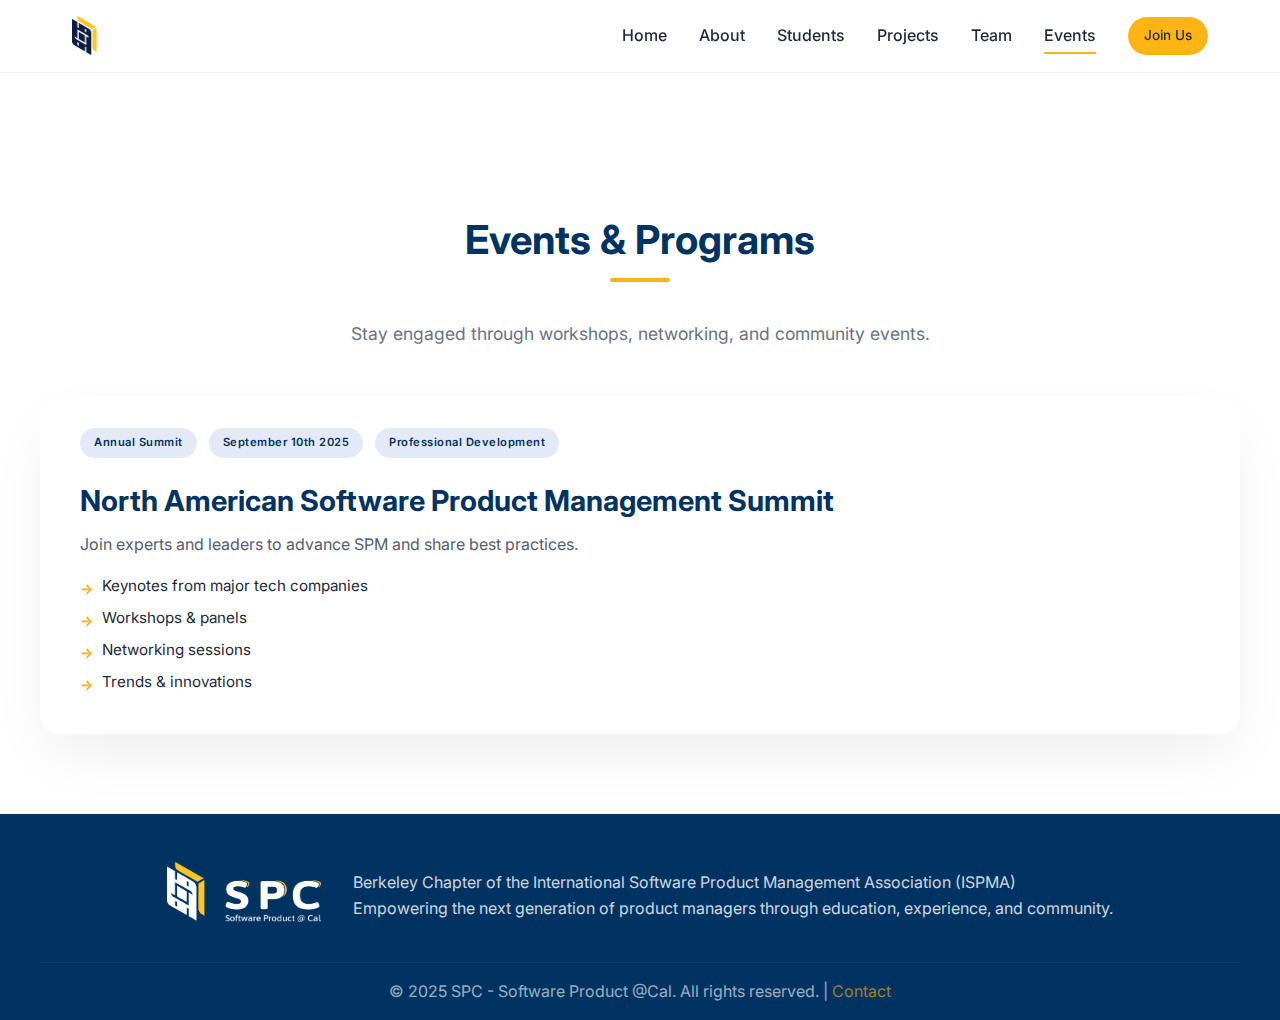
<file: events.html>
<!DOCTYPE html>
<html lang="en">
<head>
  <meta charset="UTF-8"/><meta name="viewport" content="width=device-width, initial-scale=1.0"/>
  <title>Events & Programs | SPC - Software Product @Cal</title>
  <link href="https://fonts.googleapis.com/css2?family=Inter:wght@300;400;600;700&display=swap" rel="stylesheet">
  <style>
    * {
      margin: 0;
      padding: 0;
      box-sizing: border-box;
    }

    :root {
      --cal-blue: #003262;
      --cal-gold: #FDB515;
      --light-blue: #4285f4;
      --text-dark: #1f2937;
      --text-light: #6b7280;
      --bg-light: #f8fafc;
      --white: #ffffff;
      --shadow: 0 25px 60px -10px rgba(0,0,0,0.08);
    }

    body {
      font-family: 'Inter', -apple-system, BlinkMacSystemFont, 'Segoe UI', Roboto, sans-serif;
      line-height: 1.6;
      color: var(--text-dark);
      overflow-x: hidden;
      background: white;
    }

    /* Header */
    header {
      position: fixed;
      top: 0;
      width: 100%;
      background: rgba(255, 255, 255, 0.95);
      backdrop-filter: blur(10px);
      z-index: 1000;
      transition: all 0.3s ease;
      border-bottom: 1px solid rgba(59, 130, 246, 0.1);
    }

    nav {
      max-width: 1200px;
      margin: 0 auto;
      padding: 1rem 2rem;
      display: flex;
      justify-content: space-between;
      align-items: center;
    }

    .logo {
      font-size: 1.5rem;
      font-weight: 700;
      color: var(--cal-blue);
      text-decoration: none;
      cursor: pointer;
      display: flex;
      align-items: center;
    }

    .logo img {
      height: 40px;
      width: auto;
    }

    .nav-links {
      display: flex;
      list-style: none;
      gap: 2rem;
      align-items: center;
    }

    .nav-links li {
      display: flex;
      align-items: center;
    }

    .nav-links a {
      text-decoration: none;
      color: var(--text-dark);
      font-weight: 500;
      transition: color 0.3s ease;
      position: relative;
      cursor: pointer;
    }

    .nav-links a:hover {
      color: var(--light-blue);
    }

    .nav-links a::after {
      content: '';
      position: absolute;
      bottom: -5px;
      left: 0;
      width: 0;
      height: 2px;
      background: var(--cal-gold);
      transition: width 0.3s ease;
    }

    .nav-links a:hover::after, .nav-links a.active::after {
      width: 100%;
    }

    /* CTA (used in main content and header) */
    .cta-button {
      display: inline-block;
      background: var(--cal-gold);
      color: var(--cal-blue);
      padding: 1rem 2rem;
      text-decoration: none;
      border-radius: 50px;
      font-weight: 600;
      transition: all 0.4s cubic-bezier(0.25, 0.8, 0.25, 1);
      cursor: pointer;
      border: none;
      font-size: 1rem;
      position: relative;
      overflow: hidden;
    }

    .cta-button::before {
      content: '';
      position: absolute;
      inset: 0;
      left: -100%;
      background: linear-gradient(90deg, transparent, rgba(255,255,255,.2), transparent);
      transition: left .5s;
    }

    .cta-button:hover::before {
      left: 100%;
    }

    .cta-button:hover {
      transform: translateY(-3px) scale(1.05);
      box-shadow: 0 15px 35px rgba(253, 181, 21, 0.4);
    }

    /* 🔒 No animation/effects for header Join Us */
    .nav-links .cta-button,
    .nav-links .cta-button:hover {
      transition: none;
      transform: none;
      box-shadow: none;
      opacity: 1;
      animation: none;
      padding: 0.5rem 1rem;   /* match compact header size */
      font-size: 0.85rem;
    }

    .nav-links .cta-button::before,
    .nav-links .cta-button::after {
      display: none;
    }

    .mobile-menu-btn {
      display: none;
      background: none;
      border: none;
      font-size: 1.5rem;
      color: var(--cal-blue);
      cursor: pointer;
    }

    /* Main content */
    main {
      padding-top: 8rem;
    }

    .content-section {
      padding: 5rem 2rem;
    }

    .container {
      max-width: 1200px;
      margin: 0 auto;
    }

    .section-title {
      text-align: center;
      font-size: 2.5rem;
      font-weight: 700;
      margin-bottom: 3rem;
      color: var(--cal-blue);
      position: relative;
      opacity: 0;
      transform: translateY(30px);
      transition: all 0.8s ease;
    }

    .section-title.visible {
      opacity: 1;
      transform: translateY(0);
    }

    .section-title::after {
      content: '';
      position: absolute;
      bottom: -10px;
      left: 50%;
      transform: translateX(-50%);
      width: 60px;
      height: 4px;
      background: var(--cal-gold);
      border-radius: 2px;
    }

    .about-content {
      font-size: 1.1rem;
      text-align: center;
      max-width: 800px;
      margin: 0 auto 3rem;
      color: var(--text-light);
    }

    .section {
      margin-top: 3rem;
    }

    /* Timeline card */
    .card {
      background: white;
      border-radius: 20px;
      padding: 2rem 2.5rem;
      box-shadow: var(--shadow);
      position: relative;
      margin-bottom: 2.5rem;
      overflow: visible;
      margin-left: auto;
      margin-right: auto;
      opacity: 0;
      transform: translateY(30px);
      transition: all 0.8s ease;
    }

    .card.visible {
      opacity: 1;
      transform: translateY(0);
    }

    .timeline-title {
      font-size: 1.8rem;
      font-weight: 700;
      color: var(--cal-blue);
      margin-bottom: 2rem;
      text-align: center;
      position: relative;
    }

    .timeline-wrapper {
      position: relative;
      padding: 4rem 0 4rem; /* extra space for zigzag layout */
    }

    .timeline-line {
      position: absolute;
      top: 50%;
      left: 0;
      right: 0;
      height: 5px;
      background: var(--cal-gold);
      border-radius: 3px;
      z-index: 3;
      transform: translateY(-50%);
    }

    .timeline-items {
      display: flex;
      justify-content: space-between;
      align-items: center;
      position: relative;
      height: 200px;
    }

    .timeline-item {
      position: relative;
      display: flex;
      flex-direction: column;
      align-items: center;
      flex: 1;
      text-align: center;
      max-width: 140px;
      height: 100%;
      justify-content: center;
    }

    .timeline-item:nth-child(odd) .timeline-content {
      position: absolute;
      bottom: 12px;
    }

    .timeline-item:nth-child(even) .timeline-content {
      position: absolute;
      top: 12px;
    }

    .timeline-content {
      display: flex;
      flex-direction: column;
      align-items: center;
      white-space: nowrap;
    }

    .timeline-bullet {
      width: 18px;
      height: 18px;
      border: 3px solid var(--cal-gold);
      border-radius: 50%;
      background: white;
      display: flex;
      align-items: center;
      justify-content: center;
      position: absolute;
      top: 50%;
      left: 50%;
      transform: translate(-50%, -50%);
      z-index: 4;
      box-shadow: 0 2px 8px rgba(0,0,0,0.1);
    }

    .timeline-content {
      display: flex;
      flex-direction: column;
      align-items: center;
    }

    .timeline-date {
      font-weight: 700;
      font-size: 0.9rem;
      color: var(--cal-blue);
      margin-bottom: 0.25rem;
      line-height: 1.2;
    }

    .timeline-desc {
      font-size: 0.85rem;
      color: var(--text-light);
      line-height: 1.3;
    }

    .timeline-note {
      font-size: 0.75rem;
      color: var(--text-light);
      font-style: italic;
      position: absolute;
      right: 1rem;
      bottom: 0.5rem;
      text-align: right;
    }

    /* Summit card */
    .project-card {
      background: white;
      border-radius: 20px;
      padding: 2rem 2.5rem;
      box-shadow: var(--shadow);
      margin-top: 1.5rem;
      opacity: 0;
      transform: translateY(30px);
      transition: all 0.8s ease;
    }

    .project-card.visible {
      opacity: 1;
      transform: translateY(0);
    }

    .project-meta {
      display: flex;
      gap: 0.75rem;
      flex-wrap: wrap;
      margin-bottom: 0.75rem;
    }

    .project-tag {
      background: rgba(227, 233, 246, 1);
      padding: 6px 14px;
      border-radius: 999px;
      font-size: 0.7rem;
      font-weight: 600;
      color: var(--cal-blue);
      letter-spacing: .5px;
    }

    .project-title {
      font-size: 1.8rem;
      font-weight: 700;
      margin: 8px 0;
      color: var(--cal-blue);
      text-decoration: none;
      transition: color 0.3s ease;
      display: inline-block;
    }

    .project-title:hover {
      color: var(--light-blue);
    }

    .project-summary {
      font-size: 1rem;
      margin-bottom: 1rem;
      color: #555d71;
    }

    .project-list {
      list-style: none;
      padding-left: 0;
    }

    .project-list li {
      margin-bottom: 6px;
      display: flex;
      align-items: flex-start;
      gap: 8px;
      font-size: 0.95rem;
      color: var(--text-dark);
    }

    .project-list li::before {
      content: '→';
      color: var(--cal-gold);
      font-weight: 700;
      margin-top: 3px;
      font-size: 0.9rem;
    }

    /* Footer */
    footer {
      background: var(--cal-blue);
      color: white;
      padding: 3rem 2rem 1rem;
    }

    .footer-content {
      max-width: 1200px;
      margin: 0 auto;
    }

    .footer-main {
      display: flex;
      align-items: center;
      justify-content: center;
      gap: 2rem;
      margin-bottom: 2rem;
      width: 100%;
    }

    .footer-content-wrapper {
      display: flex;
      align-items: center;
      gap: 2rem;
      max-width: fit-content;
    }

    .footer-logo {
      flex-shrink: 0;
    }

    .footer-logo img {
      height: 60px;
      width: auto;
    }

    .footer-text {
      opacity: 0.8;
      font-size: 1rem;
      line-height: 1.6;
      text-align: left;
    }

    .footer-bottom {
      border-top: 1px solid rgba(255, 255, 255, 0.1);
      padding-top: 1rem;
      margin-top: 2rem;
      opacity: 0.6;
      text-align: center;
    }

    /* Mobile Responsive */
    @media (max-width: 992px) {
      .timeline-items {
        flex-wrap: wrap;
        gap: 1.5rem;
      }

      .timeline-item {
        max-width: 120px;
      }

      .timeline-date {
        font-size: 0.85rem;
      }

      .timeline-desc {
        font-size: 0.8rem;
      }
    }

    @media (max-width: 768px) {
      .nav-links {
        flex-direction: column;
        position: absolute;
        top: 100%;
        left: 0;
        width: 100%;
        background: rgba(255, 255, 255, 0.98);
        backdrop-filter: blur(10px);
        padding: 1rem 2rem;
        display: none;
        align-items: flex-start;
      }

      .nav-links.mobile-open {
        display: flex;
      }

      .mobile-menu-btn {
        display: block;
      }

      .section-title {
        font-size: 2rem;
      }

      .card {
        padding: 1.5rem;
      }

      .project-card {
        padding: 1.5rem;
      }

      .timeline-items {
        flex-direction: column;
        gap: 2rem;
        height: auto;
      }

      .timeline-item:nth-child(odd),
      .timeline-item:nth-child(even) {
        margin-top: 0;
        align-items: center;
      }

      .timeline-item:nth-child(odd) .timeline-content,
      .timeline-item:nth-child(even) .timeline-content {
        order: 2;
        margin-top: 1rem;
        margin-bottom: 0;
      }

      .timeline-item:nth-child(odd) .timeline-bullet,
      .timeline-item:nth-child(even) .timeline-bullet {
        order: 1;
        margin-bottom: 0;
      }

      .timeline-line {
        display: none;
      }

      .timeline-item {
        max-width: 100%;
      }

      .footer-main {
        flex-direction: column;
        text-align: center;
        gap: 1rem;
      }

      .footer-content-wrapper {
        flex-direction: column;
        text-align: center;
        gap: 1rem;
      }

      .footer-text {
        text-align: center;
      }
    }

    html {
      scroll-behavior: smooth;
    }
  </style>
</head>
<body>
  <header>
    <nav>
      <a class="logo" href="index.html">
        <img src="assets/img/spc-logo.png" alt="SPC Logo">
      </a>
      <button class="mobile-menu-btn" onclick="toggleMobileMenu()">☰</button>
      <ul class="nav-links" id="navLinks">
        <li><a href="index.html" class="nav-link">Home</a></li>
        <li><a href="about.html" class="nav-link">About</a></li>
        <li><a href="students.html" class="nav-link">Students</a></li>
        <li><a href="projects.html" class="nav-link">Projects</a></li>
        <li><a href="team.html" class="nav-link">Team</a></li>
        <li><a href="events.html" class="nav-link active">Events</a></li>
        <li><a class="cta-button" href="https://forms.gle/your-form-id" target="_blank" rel="noopener">Join Us</a></li>
      </ul>
    </nav>
  </header>

  <main>
    <section class="content-section">
      <div class="container">
        <h2 class="section-title">Events & Programs</h2>
        <div class="about-content">
          <p>Stay engaged through workshops, networking, and community events.</p>
        </div>
        <!-- Summit Event -->
        <div class="section">
          <div class="project-card">
            <div class="project-meta">
              <div class="project-tag">Annual Summit</div>
              <div class="project-tag">September 10th 2025</div>
              <div class="project-tag">Professional Development</div>
            </div>
            <a href="https://spmsummit.org/northamerica" target="_blank" rel="noopener" class="project-title">North American Software Product Management Summit</a>
            <div class="project-summary">Join experts and leaders to advance SPM and share best practices.</div>
            <ul class="project-list">
              <li>Keynotes from major tech companies</li>
              <li>Workshops & panels</li>
              <li>Networking sessions</li>
              <li>Trends & innovations</li>
            </ul>
          </div>
        </div>
      </div>
    </section>
  </main>

  <footer>
    <div class="footer-content">
      <div class="footer-main">
        <div class="footer-content-wrapper">
          <div class="footer-logo">
            <img src="assets/img/spc-logo-full.png" alt="SPC Full Logo">
          </div>
          <div class="footer-text">
            Berkeley Chapter of the International Software Product Management Association (ISPMA)<br>
            Empowering the next generation of product managers through education, experience, and community.
          </div>
        </div>
      </div>
      <div class="footer-bottom">
        <p>&copy; 2025 SPC - Software Product @Cal. All rights reserved. |
          <a href="mailto:ispma.berkeley@gmail.com" style="color: var(--cal-gold); text-decoration: none;">Contact</a>
        </p>
      </div>
    </div>
  </footer>

  <script>
    function toggleMobileMenu() {
      const navLinks = document.getElementById('navLinks');
      navLinks.classList.toggle('mobile-open');
    }

    // Header scroll effect
    window.addEventListener('scroll', function() {
      const header = document.querySelector('header');
      if (window.scrollY > 50) {
        header.style.backgroundColor = 'rgba(255, 255, 255, 0.98)';
      } else {
        header.style.backgroundColor = 'rgba(255, 255, 255, 0.95)';
      }
    });

    // Reveal-on-scroll animation
    const observerOptions = { threshold: 0.1, rootMargin: '0px 0px -50px 0px' };
    const observer = new IntersectionObserver((entries) => {
      entries.forEach(entry => {
        if (entry.isIntersecting) entry.target.classList.add('visible');
      });
    }, observerOptions);

    document.addEventListener('DOMContentLoaded', () => {
      // Observe animatable elements
      document.querySelectorAll('.section-title, .card, .project-card')
        .forEach(el => observer.observe(el));

      // Highlight active nav link based on current file
      const path = location.pathname.split('/').pop() || 'index.html';
      document.querySelectorAll('.nav-link').forEach(a => {
        const href = a.getAttribute('href');
        if (href && (href === path || (path === '' && href.endsWith('index.html')))) {
          a.classList.add('active');
        }
      });
    });
  </script>
</body>
</html>
</file>
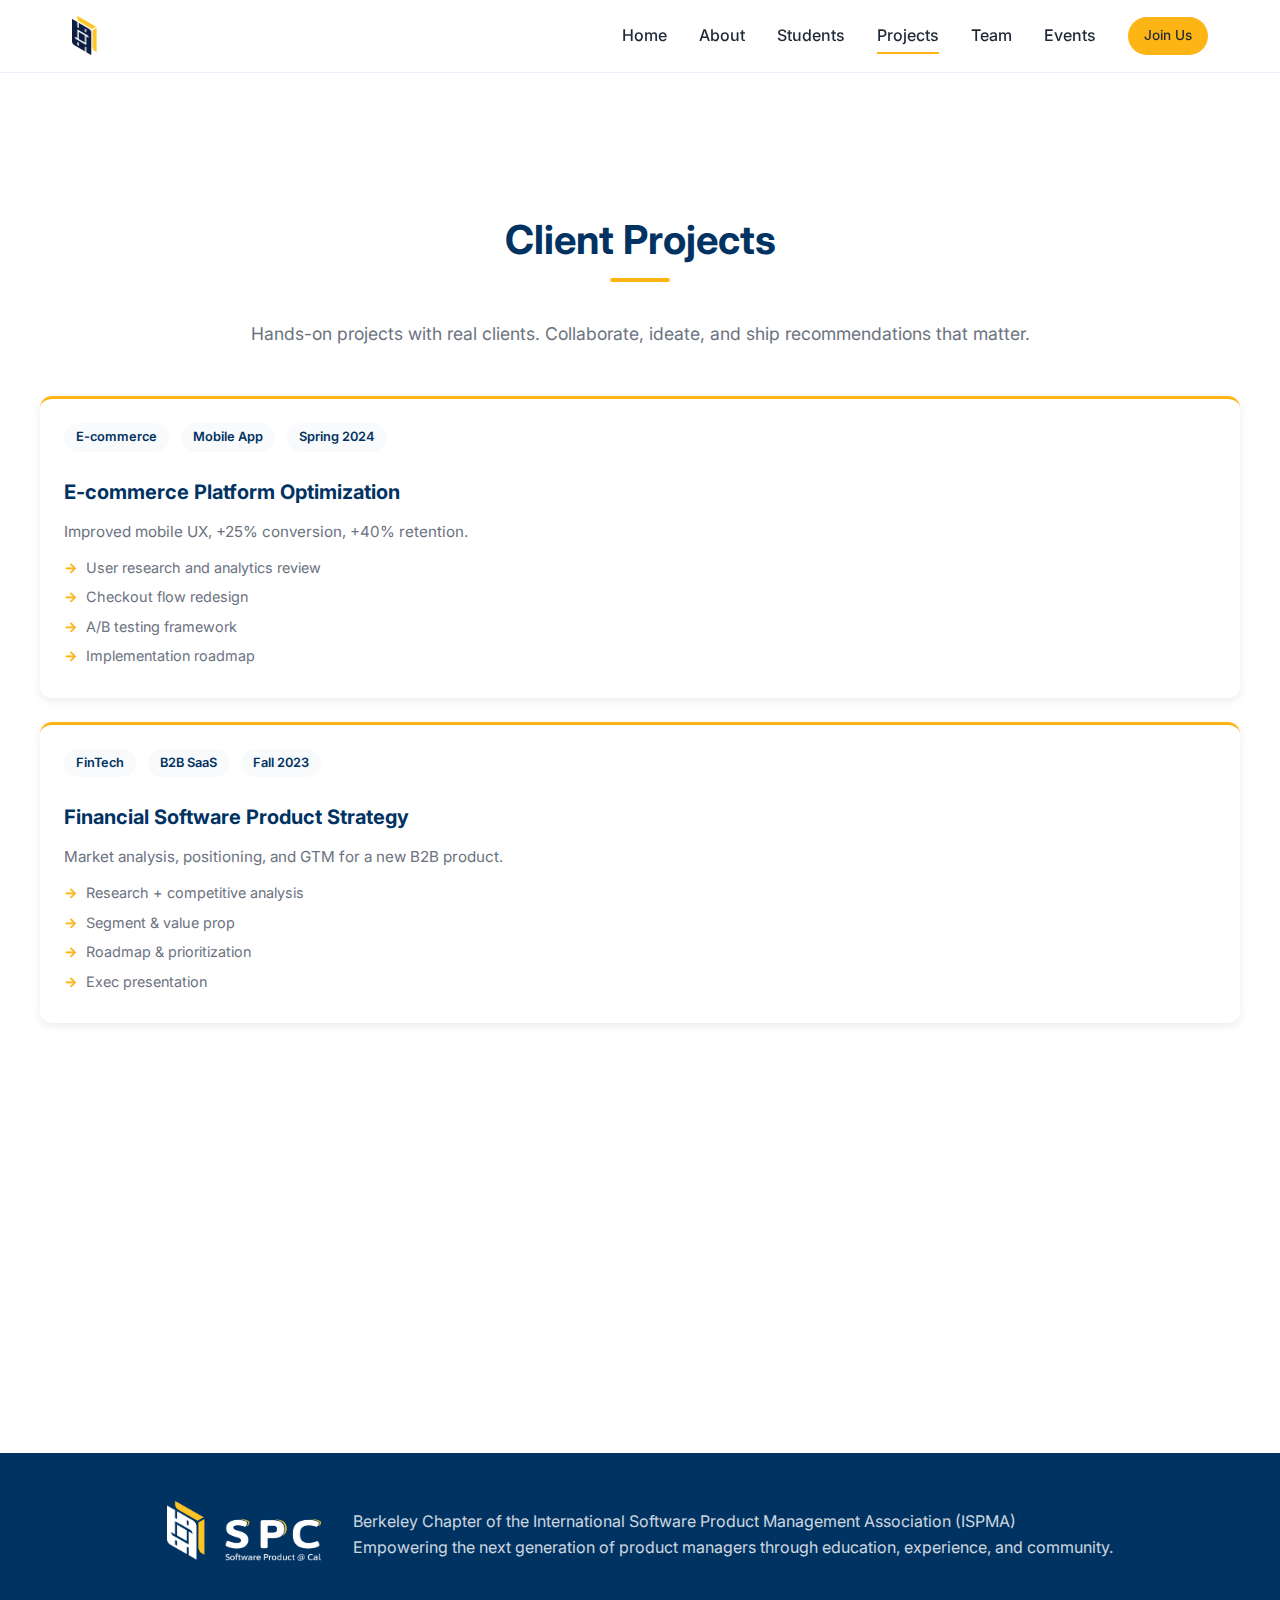
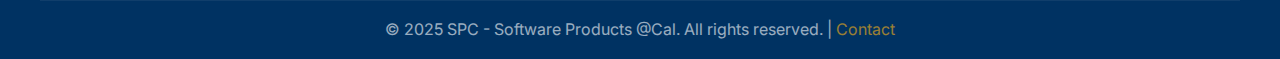
<file: projects.html>
<!DOCTYPE html>
<html lang="en">
<head>
  <meta charset="UTF-8"/>
  <meta name="viewport" content="width=device-width, initial-scale=1.0"/>
  <title>Projects | SPC - Software Products @Cal</title>
  <link href="https://fonts.googleapis.com/css2?family=Inter:wght@300;400;600;700&display=swap" rel="stylesheet">
  <style>
    * { margin: 0; padding: 0; box-sizing: border-box; }

    :root {
      --cal-blue: #003262;
      --cal-gold: #FDB515;
      --light-blue: #4285f4;
      --text-dark: #1f2937;
      --text-light: #6b7280;
      --bg-light: #f8fafc;
      --white: #ffffff;
    }

    body { font-family: 'Inter', -apple-system, BlinkMacSystemFont, 'Segoe UI', Roboto, sans-serif; line-height: 1.6; color: var(--text-dark); overflow-x: hidden; }

    /* Header */
    header {
      position: fixed; top: 0; width: 100%;
      background: rgba(255, 255, 255, 0.95); backdrop-filter: blur(10px);
      z-index: 1000; transition: all 0.3s ease;
      border-bottom: 1px solid rgba(59, 130, 246, 0.1);
    }

    nav {
      max-width: 1200px; margin: 0 auto; padding: 1rem 2rem;
      display: flex; justify-content: space-between; align-items: center;
    }

    .logo { font-size: 1.5rem; font-weight: 700; color: var(--cal-blue); text-decoration: none; cursor: pointer; display: flex; align-items: center; }
    .logo img { height: 40px; width: auto; }

    .nav-links { display: flex; list-style: none; gap: 2rem; align-items: center; }
    .nav-links li { display: flex; align-items: center; }

    .nav-links a {
      text-decoration: none; color: var(--text-dark); font-weight: 500;
      transition: color 0.3s ease; position: relative; cursor: pointer;
    }
    .nav-links a:hover { color: var(--light-blue); }

    .nav-links a::after {
      content: ''; position: absolute; bottom: -5px; left: 0;
      width: 0; height: 2px; background: var(--cal-gold); transition: width 0.3s ease;
    }
    .nav-links a:hover::after, .nav-links a.active::after { width: 100%; }

    .mobile-menu-btn { display: none; background: none; border: none; font-size: 1.5rem; color: var(--cal-blue); cursor: pointer; }

    /* Main content */
    main { padding-top: 8rem; }
    .content-section { padding: 5rem 2rem; }
    .container { max-width: 1200px; margin: 0 auto; }

    .section-title {
      text-align: center; font-size: 2.5rem; font-weight: 700; margin-bottom: 3rem; color: var(--cal-blue);
      position: relative; opacity: 0; transform: translateY(30px); transition: all 0.8s ease;
    }
    .section-title.visible { opacity: 1; transform: translateY(0); }

    .section-title::after {
      content: ''; position: absolute; bottom: -10px; left: 50%; transform: translateX(-50%);
      width: 60px; height: 4px; background: var(--cal-gold); border-radius: 2px;
    }

    .about-content { font-size: 1.1rem; text-align: center; max-width: 800px; margin: 0 auto 3rem; color: var(--text-light); }

    .project-card {
      background: white; padding: 1.5rem; border-radius: 12px; box-shadow: 0 3px 10px rgba(0,0,0,0.08);
      margin-bottom: 1.5rem; border-top: 3px solid var(--cal-gold);
      transition: all 0.4s cubic-bezier(0.25, 0.8, 0.25, 1);
      opacity: 0; transform: translateY(30px);
    }
    .project-card.visible { opacity: 1; transform: translateY(0); }
    .project-card:hover { transform: translateY(-4px) scale(1.01); box-shadow: 0 12px 25px rgba(0,0,0,0.12); border-top-color: var(--light-blue); }

    .project-meta { margin-bottom: 1rem; }
    .project-tag {
      display: inline-block; background: var(--bg-light); color: var(--cal-blue);
      padding: 0.25rem 0.75rem; border-radius: 20px; font-size: 0.8rem; font-weight: 600;
      margin-right: 0.5rem; margin-bottom: 0.5rem;
    }
    .project-card h3 { color: var(--cal-blue); margin-bottom: 0.75rem; font-size: 1.25rem; transition: color 0.3s ease; }
    .project-card:hover h3 { color: var(--light-blue); }
    .project-card p { color: var(--text-light); margin-bottom: 0.75rem; font-size: 0.95rem; }
    .project-card ul { list-style: none; margin-top: 0.75rem; }
    .project-card li { color: var(--text-light); margin-bottom: 0.4rem; font-size: 0.9rem; }
    .project-card li::before { content: '→'; color: var(--cal-gold); margin-right: 0.5rem; font-weight: bold; }

    /* Footer */
    footer { background: var(--cal-blue); color: white; padding: 3rem 2rem 1rem; }
    .footer-content { max-width: 1200px; margin: 0 auto; }
    .footer-main { display: flex; align-items: center; justify-content: center; gap: 2rem; margin-bottom: 2rem; width: 100%; }
    .footer-content-wrapper { display: flex; align-items: center; gap: 2rem; max-width: fit-content; }
    .footer-logo img { height: 60px; width: auto; }
    .footer-text { opacity: 0.8; font-size: 1rem; line-height: 1.6; text-align: left; }
    .footer-bottom { border-top: 1px solid rgba(255, 255, 255, 0.1); padding-top: 1rem; margin-top: 2rem; opacity: 0.6; text-align: center; }

    /* 🔒 Header Join Us — exact size + no animation */
    .cta-button {
      display: inline-block; background: var(--cal-gold); color: var(--cal-blue);
      padding: 0.75rem 1.5rem; text-decoration: none; border-radius: 50px;
      font-weight: 600; border: none; font-size: 0.9rem; position: relative; overflow: hidden;
      transition: all 0.4s cubic-bezier(0.25, 0.8, 0.25, 1);
    }
    .cta-button::before { content: ''; position: absolute; inset: 0; left: -100%; background: linear-gradient(90deg, transparent, rgba(255,255,255,.2), transparent); transition: left .5s; }
    .cta-button:hover::before { left: 100%; }
    .cta-button:hover { transform: translateY(-3px) scale(1.05); box-shadow: 0 15px 35px rgba(253,181,21,0.4); }

    .nav-links .cta-button,
    .nav-links .cta-button:hover {
      padding: 0.5rem 1rem;   /* exact header size */
      font-size: 0.85rem;     /* exact header size */
      transition: none;
      transform: none;
      box-shadow: none;
      animation: none;
    }
    .nav-links .cta-button::before,
    .nav-links .cta-button::after { display: none; } /* no shimmer, no underline */
    .nav-links .cta-button:hover { color: var(--cal-blue); } /* prevent blue hover */

    /* Mobile Responsive */
    @media (max-width: 768px) {
      .nav-links {
        flex-direction: column; position: absolute; top: 100%; left: 0; width: 100%;
        background: rgba(255, 255, 255, 0.98); backdrop-filter: blur(10px);
        padding: 1rem 2rem; display: none;
      }
      .nav-links.mobile-open { display: flex; }
      .mobile-menu-btn { display: block; }

      .section-title { font-size: 2rem; }
      .project-card { padding: 1.5rem; }

      .footer-main { flex-direction: column; text-align: center; gap: 1rem; }
      .footer-content-wrapper { flex-direction: column; text-align: center; gap: 1rem; }
      .footer-text { text-align: center; }
    }

    html { scroll-behavior: smooth; }
  </style>
</head>
<body>
  <!-- Header -->
  <header>
    <nav>
      <a class="logo" href="index.html">
        <img src="assets/img/spc-logo.png" alt="SPC Logo">
      </a>
      <button class="mobile-menu-btn" onclick="toggleMobileMenu()">☰</button>
      <ul class="nav-links" id="navLinks">
        <li><a href="index.html" class="nav-link">Home</a></li>
        <li><a href="about.html" class="nav-link">About</a></li>
        <li><a href="students.html" class="nav-link">Students</a></li>
        <li><a href="projects.html" class="nav-link active">Projects</a></li>
        <li><a href="team.html" class="nav-link">Team</a></li>
        <li><a href="events.html" class="nav-link">Events</a></li>
        <!-- Join Us (same size as index, no animation) -->
        <li><a class="cta-button" href="https://forms.gle/your-form-id" target="_blank" rel="noopener">Join Us</a></li>
      </ul>
    </nav>
  </header>

  <!-- Main -->
  <main>
    <section class="content-section">
      <div class="container">
        <h2 class="section-title">Client Projects</h2>
        <div class="about-content">
          <p>Hands-on projects with real clients. Collaborate, ideate, and ship recommendations that matter.</p>
        </div>

        <div class="project-card">
          <div class="project-meta">
            <span class="project-tag">E-commerce</span>
            <span class="project-tag">Mobile App</span>
            <span class="project-tag">Spring 2024</span>
          </div>
          <h3>E-commerce Platform Optimization</h3>
          <p>Improved mobile UX, +25% conversion, +40% retention.</p>
          <ul>
            <li>User research and analytics review</li>
            <li>Checkout flow redesign</li>
            <li>A/B testing framework</li>
            <li>Implementation roadmap</li>
          </ul>
        </div>

        <div class="project-card">
          <div class="project-meta">
            <span class="project-tag">FinTech</span>
            <span class="project-tag">B2B SaaS</span>
            <span class="project-tag">Fall 2023</span>
          </div>
          <h3>Financial Software Product Strategy</h3>
          <p>Market analysis, positioning, and GTM for a new B2B product.</p>
          <ul>
            <li>Research + competitive analysis</li>
            <li>Segment & value prop</li>
            <li>Roadmap & prioritization</li>
            <li>Exec presentation</li>
          </ul>
        </div>

        <div class="project-card">
          <div class="project-meta">
            <span class="project-tag">HealthTech</span>
            <span class="project-tag">Consumer App</span>
            <span class="project-tag">Spring 2023</span>
          </div>
          <h3>Healthcare App User Engagement</h3>
          <p>+60% DAU via onboarding and personalized notifications.</p>
          <ul>
            <li>Behavior analysis</li>
            <li>New onboarding</li>
            <li>Personalized notifications</li>
            <li>Metrics dashboard</li>
          </ul>
        </div>
      </div>
    </section>
  </main>

  <!-- Footer -->
  <footer>
    <div class="footer-content">
      <div class="footer-main">
        <div class="footer-content-wrapper">
          <div class="footer-logo">
            <img src="assets/img/spc-logo-full.png" alt="SPC Full Logo">
          </div>
          <div class="footer-text">
            Berkeley Chapter of the International Software Product Management Association (ISPMA)<br>
            Empowering the next generation of product managers through education, experience, and community.
          </div>
        </div>
      </div>
      <div class="footer-bottom">
        <p>&copy; 2025 SPC - Software Products @Cal. All rights reserved. |
          <a href="mailto:ispma.berkeley@gmail.com" style="color: var(--cal-gold); text-decoration: none;">Contact</a>
        </p>
      </div>
    </div>
  </footer>

  <script>
    function toggleMobileMenu() {
      const navLinks = document.getElementById('navLinks');
      navLinks.classList.toggle('mobile-open');
    }

    // Header scroll effect
    window.addEventListener('scroll', function() {
      const header = document.querySelector('header');
      header.style.backgroundColor = (window.scrollY > 50)
        ? 'rgba(255, 255, 255, 0.98)'
        : 'rgba(255, 255, 255, 0.95)';
    });

    // Reveal-on-scroll animation
    const observerOptions = { threshold: 0.1, rootMargin: '0px 0px -50px 0px' };
    const observer = new IntersectionObserver((entries) => {
      entries.forEach(entry => { if (entry.isIntersecting) entry.target.classList.add('visible'); });
    }, observerOptions);

    document.addEventListener('DOMContentLoaded', () => {
      document.querySelectorAll('.project-card, .section-title').forEach(el => observer.observe(el));

      const path = location.pathname.split('/').pop() || 'index.html';
      document.querySelectorAll('.nav-link').forEach(a => {
        const href = a.getAttribute('href');
        if (href && (href === path || (path === '' && href.endsWith('index.html')))) a.classList.add('active');
      });
    });
  </script>
</body>
</html>
</file>
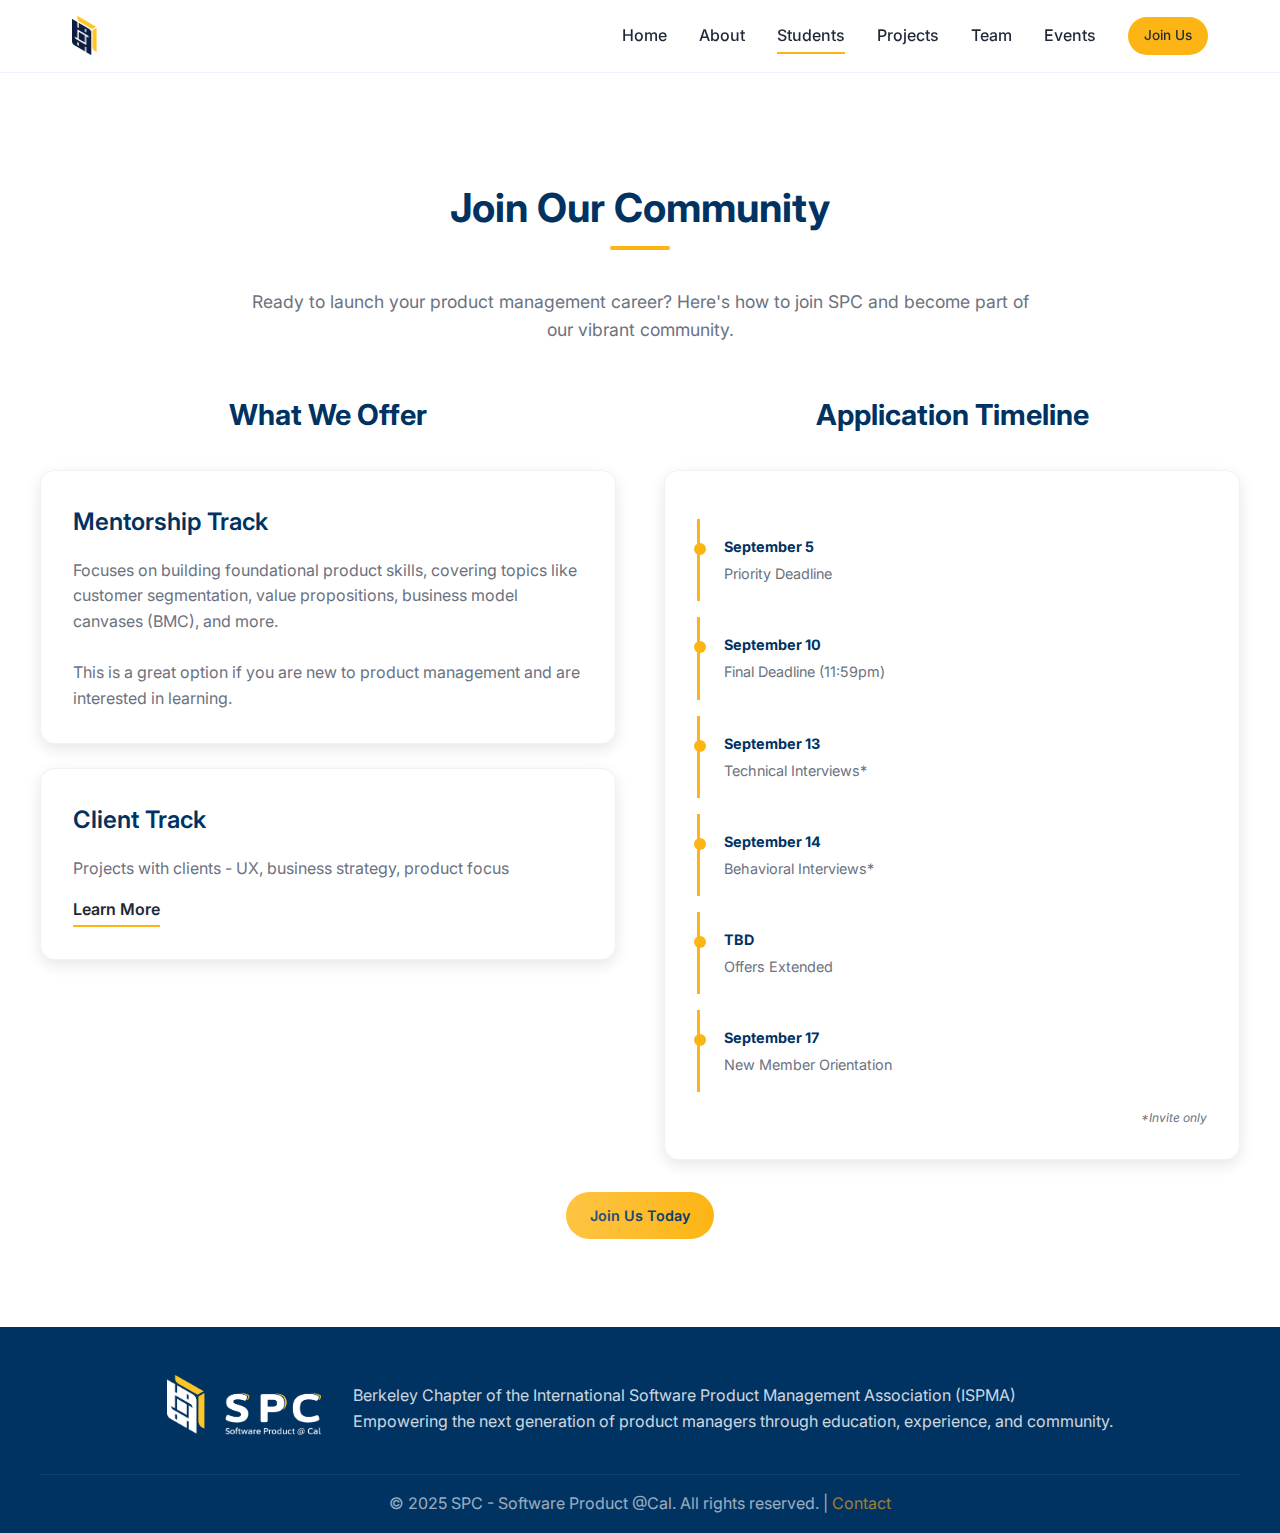
<file: students.html>
<!DOCTYPE html>
<html lang="en">
<head>
  <meta charset="UTF-8"/><meta name="viewport" content="width=device-width, initial-scale=1.0"/>
  <title>Students | SPC - Software Product @Cal</title>
  <link href="https://fonts.googleapis.com/css2?family=Inter:wght@300;400;600;700&display=swap" rel="stylesheet">
  <style>
    * { margin: 0; padding: 0; box-sizing: border-box; }

    :root {
      --cal-blue: #003262;
      --cal-gold: #FDB515;
      --light-blue: #4285f4;
      --text-dark: #1f2937;
      --text-light: #6b7280;
      --bg-light: #f8fafc;
      --white: #ffffff;
      --shadow: 0 25px 60px -10px rgba(0,0,0,0.08);
    }

    body { font-family: 'Inter', -apple-system, BlinkMacSystemFont, 'Segoe UI', Roboto, sans-serif; line-height: 1.6; color: var(--text-dark); overflow-x: hidden; }

    /* Header */
    header {
      position: fixed; top: 0; width: 100%;
      background: rgba(255,255,255,.95); backdrop-filter: blur(10px);
      z-index: 1000; transition: .3s;
      border-bottom: 1px solid rgba(59,130,246,.1);
    }
    nav { max-width:1200px; margin:0 auto; padding:1rem 2rem; display:flex; justify-content:space-between; align-items:center; }
    .logo { display:flex; align-items:center; color:var(--cal-blue); text-decoration:none; font-weight:700; font-size:1.5rem; }
    .logo img { height:40px; width:auto; }

    .nav-links { display:flex; list-style:none; gap:2rem; align-items:center; }
    .nav-links li { display:flex; align-items:center; }

    .nav-links a {
      text-decoration:none; color:var(--text-dark); font-weight:500;
      transition: color .3s; position:relative; cursor:pointer;
    }
    .nav-links a:hover { color: var(--light-blue); }
    .nav-links a::after {
      content:''; position:absolute; bottom:-5px; left:0; width:0; height:2px;
      background: var(--cal-gold); transition: width .3s;
    }
    .nav-links a:hover::after, .nav-links a.active::after { width:100%; }

    .mobile-menu-btn { display:none; background:none; border:none; font-size:1.5rem; color:var(--cal-blue); cursor:pointer; }

    /* CTA (shared) */
    .cta-button{
      display:inline-block; background:var(--cal-gold); color:var(--cal-blue);
      padding:.75rem 1.5rem; text-decoration:none; border-radius:50px;
      font-weight:600; border:none; font-size:.9rem; position:relative; overflow:hidden;
      transition: all .4s cubic-bezier(.25,.8,.25,1);
    }
    .cta-button::before{content:''; position:absolute; inset:0; left:-100%; background:linear-gradient(90deg,transparent,rgba(255,255,255,.2),transparent); transition:left .5s;}
    .cta-button:hover::before{left:100%}
    .cta-button:hover{ transform:translateY(-3px) scale(1.05); box-shadow:0 15px 35px rgba(253,181,21,.4); }

    /* 🔒 Header Join Us — EXACT same as index, no animation */
    .nav-links .cta-button,
    .nav-links .cta-button:hover{
      padding: .5rem 1rem;        /* exact size */
      font-size: .85rem;          /* exact size */
      transition: none;
      transform: none;
      box-shadow: none;
      opacity: 1;
      animation: none;
    }
    .nav-links .cta-button::before,
    .nav-links .cta-button::after{ display:none; } /* kill shimmer + nav underline */
    .nav-links .cta-button:hover{ color: var(--cal-blue); } /* prevent blue hover from nav rule */

    /* Main */
    main { padding-top: 8rem; }
    .content-section { padding: 3rem 2rem; }
    .container { max-width: 1200px; margin: 0 auto; }

    .section-title {
      text-align:center; font-size:2.5rem; font-weight:700; margin-bottom:3rem; color:var(--cal-blue);
      position:relative; opacity:0; transform:translateY(30px); transition:.8s;
    }
    .section-title.visible { opacity:1; transform:translateY(0); }
    .section-title::after {
      content:''; position:absolute; bottom:-10px; left:50%; transform:translateX(-50%);
      width:60px; height:4px; background:var(--cal-gold); border-radius:2px;
    }

    .about-content { font-size:1.1rem; text-align:center; max-width:800px; margin:0 auto 3rem; color:var(--text-light); }

    /* Timeline */
    .timeline-item { padding:1rem 0; border-left:3px solid var(--cal-gold); padding-left:1.5rem; margin-bottom:1rem; position:relative; }
    .timeline-item::before { content:''; position:absolute; left:-6px; top:1.5rem; width:12px; height:12px; background:var(--cal-gold); border-radius:50%; }
    .timeline-date { font-weight:700; color:var(--cal-blue); font-size:.9rem; }
    .timeline-event { color:var(--text-light); margin-top:4px; font-size:.9rem; }

    /* Cards */
    .cards-grid { display:grid; grid-template-columns:repeat(auto-fit,minmax(300px,1fr)); gap:2rem; margin-top:3rem; }
    .card {
      background:#fff; padding:2rem; border-radius:15px; box-shadow:0 5px 15px rgba(0,0,0,.1);
      transition: transform .3s, box-shadow .3s; border:1px solid rgba(0,0,0,.05);
      opacity:0; transform:translateY(30px); transition: all .8s ease;
    }
    .card.visible { opacity:1; transform:translateY(0); }
    .card:hover { transform:translateY(-5px); box-shadow:0 10px 25px rgba(0,0,0,.15); }
    .card h3 { color:var(--cal-blue); font-size:1.5rem; font-weight:600; margin-bottom:1rem; }
    .card ul { list-style:none; padding:0; }
    .card li { color:var(--text-light); line-height:1.6; font-size:1rem; }

    .learn-more-btn { color:var(--text-dark); font-weight:600; text-decoration:none; border-bottom:2px solid var(--cal-gold); padding-bottom:2px; display:inline-block; transition:.2s; cursor:pointer; width:fit-content; margin-top:1rem; }
    .learn-more-btn:hover { color:var(--cal-blue); border-bottom-color:var(--cal-blue); }

    /* Footer */
    footer { background:var(--cal-blue); color:#fff; padding:3rem 2rem 1rem; }
    .footer-content { max-width:1200px; margin:0 auto; }
    .footer-main { display:flex; align-items:center; justify-content:center; gap:2rem; margin-bottom:2rem; width:100%; }
    .footer-content-wrapper { display:flex; align-items:center; gap:2rem; max-width:fit-content; }
    .footer-logo img { height:60px; width:auto; }
    .footer-text { opacity:.8; font-size:1rem; line-height:1.6; text-align:left; }
    .footer-bottom { border-top:1px solid rgba(255,255,255,.1); padding-top:1rem; margin-top:2rem; opacity:.6; text-align:center; }

    /* Mobile */
    @media (max-width:768px){
      .nav-links{
        flex-direction:column; position:absolute; top:100%; left:0; width:100%;
        background:rgba(255,255,255,.98); backdrop-filter:blur(10px);
        padding:1rem 2rem; display:none; align-items:flex-start;
      }
      .nav-links.mobile-open{display:flex}
      .mobile-menu-btn{display:block}
      .cards-grid{grid-template-columns:1fr}
      .footer-main{flex-direction:column; text-align:center; gap:1rem}
      .footer-content-wrapper{flex-direction:column; text-align:center; gap:1rem}
      .footer-text{text-align:center}
    }

    html{ scroll-behavior: smooth; }
  </style>
</head>
<body>
  <header>
    <nav>
      <a class="logo" href="index.html"><img src="assets/img/spc-logo.png" alt="SPC Logo"></a>
      <button class="mobile-menu-btn" onclick="toggleMobileMenu()">☰</button>
      <ul class="nav-links" id="navLinks">
        <li><a href="index.html" class="nav-link">Home</a></li>
        <li><a href="about.html" class="nav-link">About</a></li>
        <li><a href="students.html" class="nav-link active">Students</a></li>
        <li><a href="projects.html" class="nav-link">Projects</a></li>
        <li><a href="team.html" class="nav-link">Team</a></li>
        <li><a href="events.html" class="nav-link">Events</a></li>
        <li><a class="cta-button" href="https://forms.gle/your-form-id" target="_blank" rel="noopener">Join Us</a></li>
      </ul>
    </nav>
  </header>

  <main>
    <section class="content-section">
      <div class="container">
        <h2 class="section-title">Join Our Community</h2>
        <div class="about-content">
          <p>Ready to launch your product management career? Here's how to join SPC and become part of our vibrant community.</p>
        </div>

        <div class="two-column-layout" style="display:grid;grid-template-columns:1fr 1fr;gap:3rem;margin-top:2rem;align-items:start;">
          <div>
            <h3 style="font-size:1.8rem;font-weight:700;color:var(--cal-blue);margin-bottom:2rem;text-align:center;">What We Offer</h3>
            <div style="display:flex;flex-direction:column;gap:1.5rem;">
              <div class="card">
                <h3>Mentorship Track</h3>
                <ul>
                  <li>Focuses on building foundational product skills, covering topics like customer segmentation, value propositions, business model canvases (BMC), and more.<br/><br/>This is a great option if you are new to product management and are interested in learning.</li>
                </ul>
              </div>
              <div class="card">
                <h3>Client Track</h3>
                <ul><li>Projects with clients - UX, business strategy, product focus</li></ul>
                <a href="projects.html" class="learn-more-btn">Learn More</a>
              </div>
            </div>
          </div>

          <div>
            <h3 style="font-size:1.8rem;font-weight:700;color:var(--cal-blue);margin-bottom:2rem;text-align:center;">Application Timeline</h3>
            <div class="card">
              <div style="margin-top:1rem;">
                <div class="timeline-item"><div class="timeline-date">September 5</div><div class="timeline-event">Priority Deadline</div></div>
                <div class="timeline-item"><div class="timeline-date">September 10</div><div class="timeline-event">Final Deadline (11:59pm)</div></div>
                <div class="timeline-item"><div class="timeline-date">September 13</div><div class="timeline-event">Technical Interviews* </div></div>
                <div class="timeline-item"><div class="timeline-date">September 14</div><div class="timeline-event">Behavioral Interviews* </div></div>
                <div class="timeline-item"><div class="timeline-date">TBD</div><div class="timeline-event">Offers Extended</div></div>
                <div class="timeline-item"><div class="timeline-date">September 17</div><div class="timeline-event"> New Member Orientation </div></div>

              </div>
              <p style="font-size:.75rem;color:var(--text-light);font-style:italic;margin-top:1rem;text-align:right;">*Invite only</p>
            </div>
          </div>
        </div>

        <div class="join-us-section" style="text-align:center;margin:2rem 0;">
          <a class="cta-button" href="https://forms.gle/your-form-id" target="_blank" rel="noopener">Join Us Today</a>
        </div>
      </div>
    </section>
  </main>

  <footer>
    <div class="footer-content">
      <div class="footer-main">
        <div class="footer-content-wrapper">
          <div class="footer-logo"><img src="assets/img/spc-logo-full.png" alt="SPC Full Logo"></div>
          <div class="footer-text">Berkeley Chapter of the International Software Product Management Association (ISPMA)<br>Empowering the next generation of product managers through education, experience, and community.</div>
        </div>
      </div>
      <div class="footer-bottom">
        <p>&copy; 2025 SPC - Software Product @Cal. All rights reserved. |
          <a href="mailto:ispma.berkeley@gmail.com" style="color: var(--cal-gold); text-decoration: none;">Contact</a>
        </p>
      </div>
    </div>
  </footer>

  <script>
    function toggleMobileMenu(){ document.getElementById('navLinks').classList.toggle('mobile-open'); }

    window.addEventListener('scroll',function(){
      const header=document.querySelector('header');
      header.style.backgroundColor = (window.scrollY>50)?'rgba(255,255,255,.98)':'rgba(255,255,255,.95)';
    });

    const observer=new IntersectionObserver((entries)=>{entries.forEach(e=>{if(e.isIntersecting)e.target.classList.add('visible');})},{threshold:.1,rootMargin:'0px 0px -50px 0px'});
    document.addEventListener('DOMContentLoaded',()=>{
      document.querySelectorAll('.section-title,.timeline-card,.card').forEach(el=>observer.observe(el));
      const path=location.pathname.split('/').pop()||'index.html';
      document.querySelectorAll('.nav-link').forEach(a=>{const href=a.getAttribute('href'); if(href&&(href===path||(path===''&&href.endsWith('index.html')))) a.classList.add('active');});
    });
  </script>
</body>
</html>
</file>
